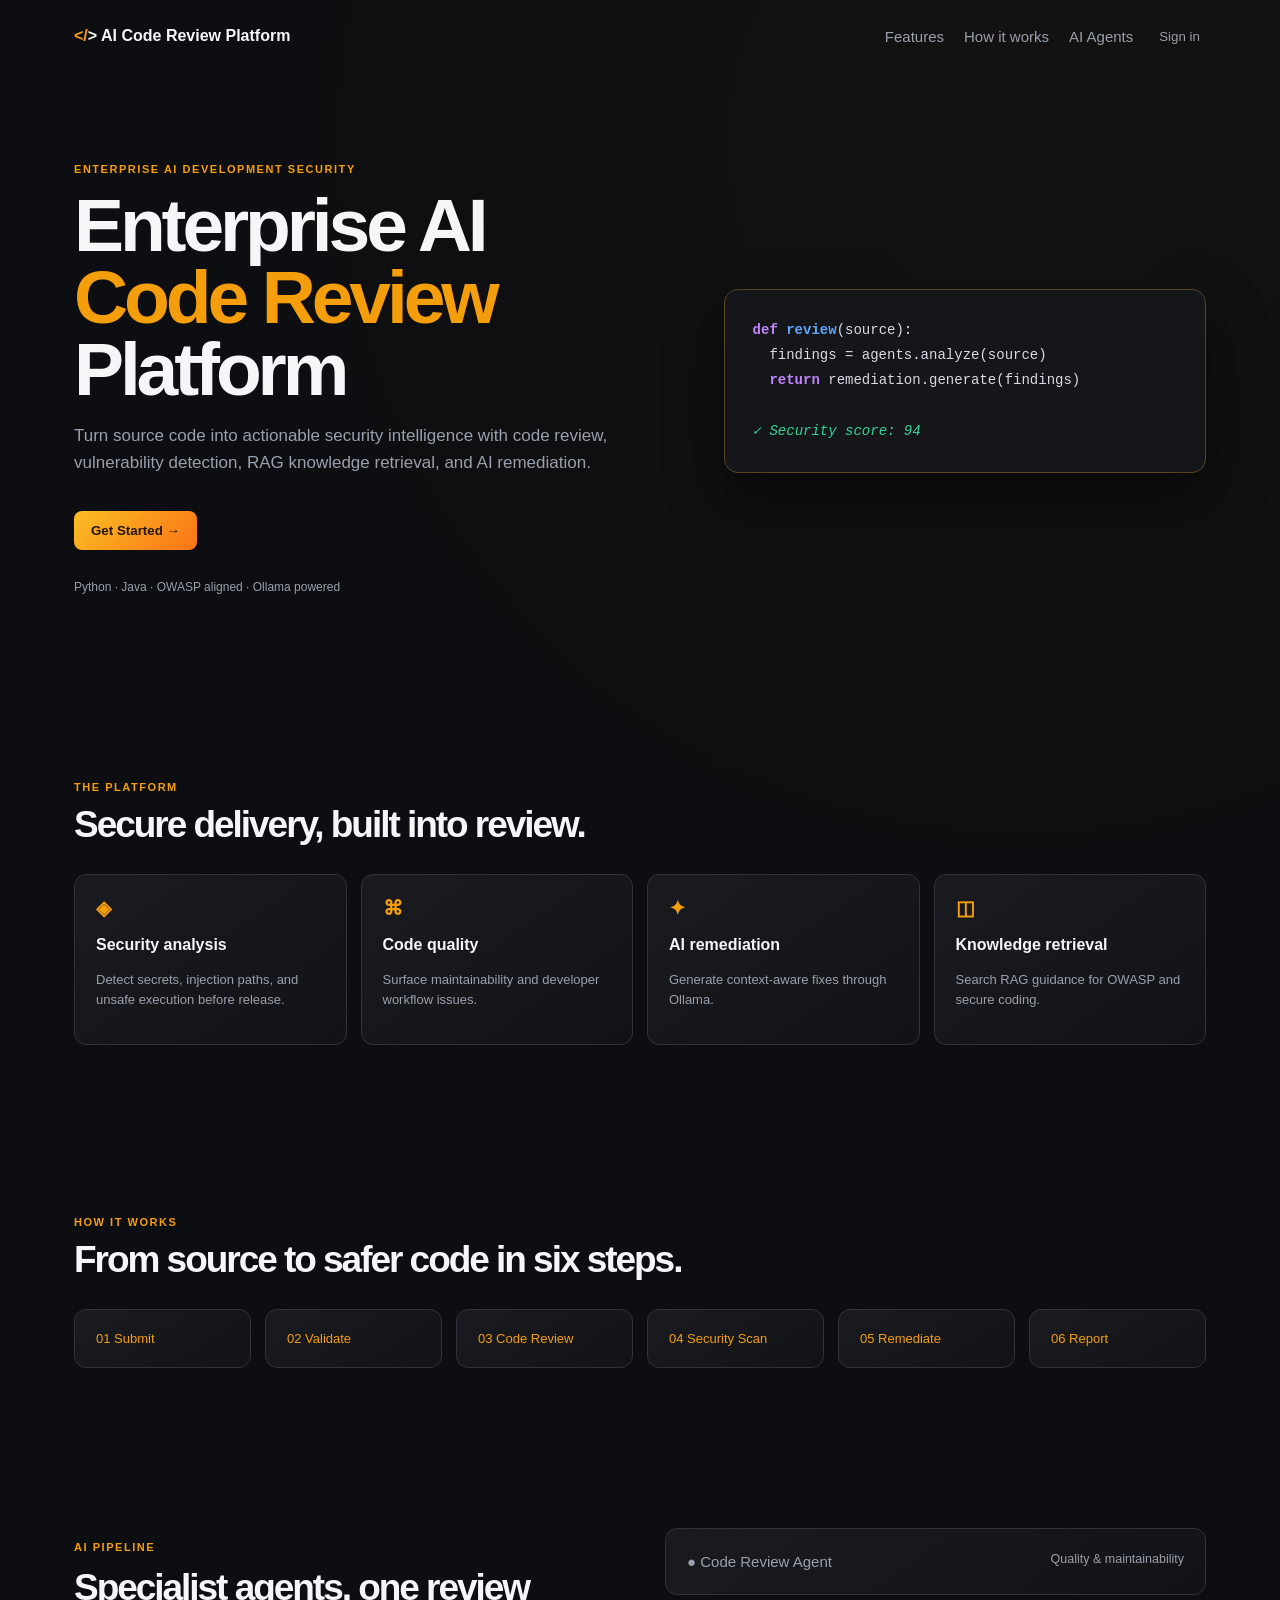
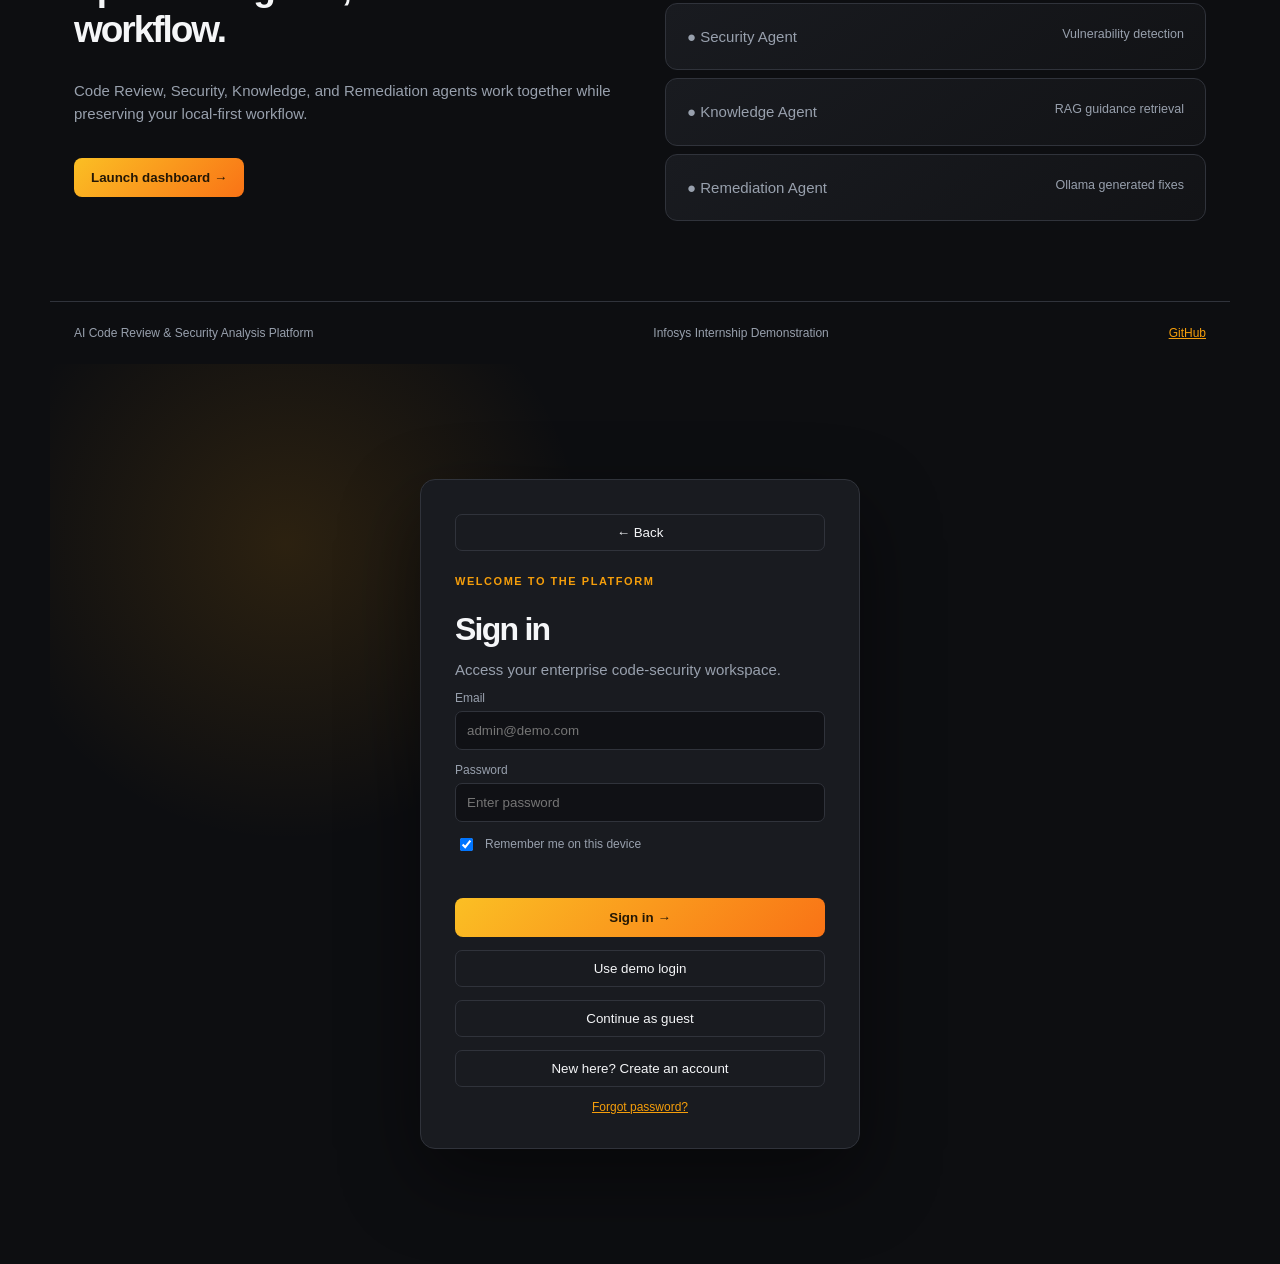
<file: frontend/index.html>
<!doctype html>
<html lang="en"><head><meta charset="utf-8"><meta name="viewport" content="width=device-width,initial-scale=1"><title>AI Code Review &amp; Security Analysis Platform</title><link rel="stylesheet" href="landing.css"></head>
<body><main id="landing-view"><nav><b>&lt;/&gt; AI Code Review Platform</b><span><a href="#features">Features</a><a href="#workflow">How it works</a><a href="#agents">AI Agents</a><button data-open-login>Sign in</button></span></nav><section class="hero"><div><p class="eyebrow">ENTERPRISE AI DEVELOPMENT SECURITY</p><h1>Enterprise AI<br><em>Code Review</em> Platform</h1><p>Turn source code into actionable security intelligence with code review, vulnerability detection, RAG knowledge retrieval, and AI remediation.</p><button class="cta" data-open-login>Get Started →</button><p class="badges">Python · Java · OWASP aligned · Ollama powered</p></div><pre class="code"><b>def</b> <strong>review</strong>(source):
  findings = agents.analyze(source)
  <b>return</b> remediation.generate(findings)

<i>✓ Security score: 94</i></pre></section><section id="features"><p class="eyebrow">THE PLATFORM</p><h2>Secure delivery, built into review.</h2><div class="grid"><article><b>◈</b><h3>Security analysis</h3><p>Detect secrets, injection paths, and unsafe execution before release.</p></article><article><b>⌘</b><h3>Code quality</h3><p>Surface maintainability and developer workflow issues.</p></article><article><b>✦</b><h3>AI remediation</h3><p>Generate context-aware fixes through Ollama.</p></article><article><b>◫</b><h3>Knowledge retrieval</h3><p>Search RAG guidance for OWASP and secure coding.</p></article></div></section><section id="workflow"><p class="eyebrow">HOW IT WORKS</p><h2>From source to safer code in six steps.</h2><div class="grid six"><article>01 Submit</article><article>02 Validate</article><article>03 Code Review</article><article>04 Security Scan</article><article>05 Remediate</article><article>06 Report</article></div></section><section id="agents" class="agents"><div><p class="eyebrow">AI PIPELINE</p><h2>Specialist agents, one review workflow.</h2><p>Code Review, Security, Knowledge, and Remediation agents work together while preserving your local-first workflow.</p><button class="cta" data-open-login>Launch dashboard →</button></div><div class="agent-list"><p>● Code Review Agent <small>Quality &amp; maintainability</small></p><p>● Security Agent <small>Vulnerability detection</small></p><p>● Knowledge Agent <small>RAG guidance retrieval</small></p><p>● Remediation Agent <small>Ollama generated fixes</small></p></div></section><footer>AI Code Review &amp; Security Analysis Platform <span>Infosys Internship Demonstration</span><a href="https://github.com" target="_blank" rel="noreferrer">GitHub</a></footer></main>
<section id="login-view" class="login hidden"><form id="login-form"><button type="button" id="back-to-landing">← Back</button><p class="eyebrow">WELCOME TO THE PLATFORM</p><h2>Sign in</h2><p>Access your enterprise code-security workspace.</p><label>Email<input id="login-email" type="email" placeholder="admin@demo.com" required></label><label>Password<input id="login-password" type="password" placeholder="Enter password" required></label><label class="remember"><input id="remember-me" type="checkbox" checked> Remember me on this device</label><p id="login-error"></p><button class="cta" type="submit">Sign in →</button><button id="demo-login" type="button">Use demo login</button><button id="guest-login" type="button">Continue as guest</button><a href="mailto:support@example.com">Forgot password?</a></form></section><script src="landing.js"></script></body></html>
</file>
<file: frontend/landing.css>
:root{--bg:#0d0e11;--panel:#17191e;--line:#30333b;--text:#f5f6f8;--muted:#98a0ad;--gold:#f59e0b}*{box-sizing:border-box}html{scroll-behavior:smooth}body{margin:0;background:radial-gradient(circle at 80% 5%,#5a361017,transparent 28%),var(--bg);color:var(--text);font:15px Arial,sans-serif}nav,section,footer{max-width:1180px;margin:auto;padding-left:24px;padding-right:24px}nav{height:72px;display:flex;justify-content:space-between;align-items:center}nav b{font-size:16px}nav b:first-letter{color:var(--gold)}nav span{display:flex;gap:20px;align-items:center}nav a,nav button{color:var(--muted);background:none;border:0;text-decoration:none;font:13px inherit;cursor:pointer}.hero{min-height:600px;display:grid;grid-template-columns:1.1fr .9fr;gap:60px;align-items:center}.eyebrow{font-size:11px!important;letter-spacing:.14em;color:var(--gold)!important;font-weight:bold}.hero h1,h2{letter-spacing:-.055em}.hero h1{font-size:clamp(44px,7vw,75px);line-height:.96;margin:14px 0}.hero h1 em{color:var(--gold);font-style:normal}.hero p:not(.eyebrow){max-width:560px;color:var(--muted);line-height:1.6;font-size:17px}.cta{margin-top:18px;background:linear-gradient(135deg,#fbbf24,#f97316);border:0;border-radius:8px;color:#241705;padding:12px 17px;font-weight:bold;cursor:pointer}.badges{font-size:12px!important;margin-top:28px}.code{padding:28px;border:1px solid #59441f;border-radius:14px;background:#15161a;color:#d7dbe3;box-shadow:0 25px 60px #0007;font:14px/1.8 monospace;animation:float 5s ease-in-out infinite}.code b{color:#c084fc}.code strong{color:#60a5fa}.code i{color:#34d399}@keyframes float{50%{transform:translateY(-12px)}}section{padding-top:80px;padding-bottom:80px}h2{font-size:37px;margin:8px 0 28px}.grid{display:grid;grid-template-columns:repeat(4,1fr);gap:14px}.grid article,.agent-list p{border:1px solid var(--line);background:linear-gradient(145deg,#191b20,#121316);border-radius:12px;padding:21px}.grid article>b{color:var(--gold);font-size:20px}.grid h3{font-size:16px}.grid p,.agents>div>p{color:var(--muted);line-height:1.55;font-size:13px}.six{grid-template-columns:repeat(6,1fr)}.six article{color:var(--gold);font-size:13px}.agents{display:grid;grid-template-columns:1fr 1fr;gap:50px}.agents>div>p{font-size:15px}.agent-list{display:grid;gap:8px;align-content:center}.agent-list p{margin:0;color:#34d399;font-size:13px}.agent-list small{color:var(--muted);float:right}footer{border-top:1px solid var(--line);padding-top:24px;padding-bottom:24px;color:var(--muted);font-size:12px;display:flex;gap:20px;justify-content:space-between}footer a{color:var(--gold)}.login{min-height:100vh;display:grid;place-items:center;background:radial-gradient(circle at 20% 20%,#f59e0b22,transparent 25%),var(--bg)}.login form{width:min(440px,calc(100% - 32px));display:grid;gap:13px;background:#191b20;border:1px solid var(--line);border-radius:15px;padding:34px;box-shadow:0 30px 80px #0007}.login h2{margin:0;font-size:32px}.login form>p:not(.eyebrow){color:var(--muted);margin:0}.login label{display:grid;gap:6px;color:var(--muted);font-size:12px}.login input{padding:11px;background:#101115;color:white;border:1px solid var(--line);border-radius:7px}.login .remember{display:flex;align-items:center;gap:8px}.login .remember input{width:15px}.login button:not(.cta){border:1px solid var(--line);background:transparent;color:var(--text);padding:10px;border-radius:7px;cursor:pointer}.login a{text-align:center;color:var(--gold);font-size:12px}.login-error{color:#fb7185!important;min-height:18px}@media(max-width:760px){nav span a{display:none}.hero,.agents{grid-template-columns:1fr;min-height:auto;padding-top:55px}.grid,.six{grid-template-columns:1fr 1fr}.code{margin-bottom:20px}footer{flex-direction:column}.agent-list small{float:none;display:block;margin-top:4px}}
</file>
